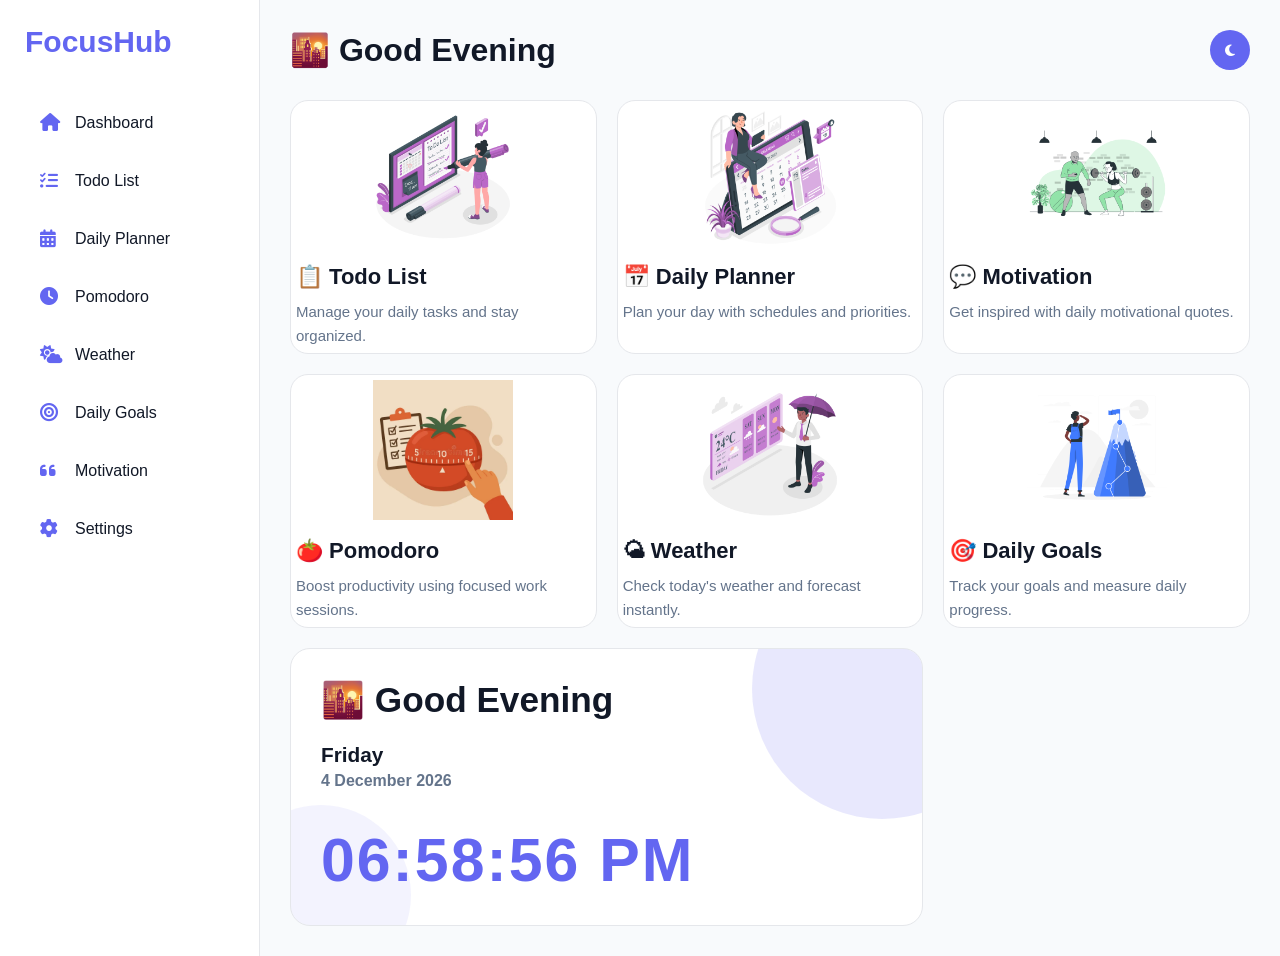
<file: Project-5/index.html>
<!doctype html>
<html lang="en">
  <head>
    <meta charset="UTF-8" />
    <meta name="viewport" content="width=device-width, initial-scale=1.0" />
    <link
      rel="stylesheet"
      href="https://cdnjs.cloudflare.com/ajax/libs/font-awesome/6.7.2/css/all.min.css"
    />
    <link rel="stylesheet" href="style.css" />
    <title>Productivity Dashboard</title>
  </head>
  <body class="body">
    <div class="toast" id="toast">
      <i class="fa-solid fa-circle-check"></i>
      <span id="toastText">Task Added Successfully!</span>
    </div>

    <div class="confirm-overlay" id="confirmOverlay">
      <div class="confirm-box">
        <div class="confirm-icon">
          <i class="fa-solid fa-trash"></i>
        </div>

        <h2>Delete Item?</h2>

        <p>
          Are you sure you want to delete this item? This action cannot be
          undone.
        </p>

        <div class="confirm-btns">
          <button class="cancel-btn" id="cancelDelete">Cancel</button>

          <button class="delete-btn" id="confirmDelete">Delete</button>
        </div>
      </div>
    </div>

    <div class="reset-overlay" id="resetOverlay">
      <div class="reset-card">
        <div class="reset-icon">
          <i class="fa-solid fa-triangle-exclamation"></i>
        </div>

        <h2>Reset All Data?</h2>

        <p>
          This will permanently delete all your Todos, Planner, Goals, Pomodoro
          Settings and Saved Data.
        </p>

        <p class="warning-text">⚠ This action cannot be undone.</p>

        <div class="reset-btns">
          <button id="cancelReset" class="cancel-reset">Cancel</button>

          <button id="confirmReset" class="confirm-reset">Yes, Reset</button>
        </div>
      </div>
    </div>

    <div class="papa">
      <div class="dashboard">
        <aside class="sidebar">
          <div class="logo">FocusHub</div>

          <ul>
            <li class="aside-link-dashboard">
              <i class="fa-solid fa-house"></i>
              Dashboard
            </li>

            <li class="aside-link-todo">
              <i class="fa-solid fa-list-check"></i>
              Todo List
            </li>

            <li class="aside-link-daily-planner">
              <i class="fa-solid fa-calendar-days"></i>
              Daily Planner
            </li>

            <li class="aside-link-promodoro">
              <i class="fa-solid fa-clock"></i>
              Pomodoro
            </li>

            <li class="aside-link-weather">
              <i class="fa-solid fa-cloud-sun"></i>
              Weather
            </li>

            <li class="aside-link-daily-goals">
              <i class="fa-solid fa-bullseye"></i>
              Daily Goals
            </li>

            <li class="aside-link-motivation">
              <i class="fa-solid fa-quote-left"></i>
              Motivation
            </li>

            <li class="aside-link-setting">
              <i class="fa-solid fa-gear"></i>
              Settings
            </li>
          </ul>
        </aside>

        <main class="main-page">
          <header>
            <h1 id="headinggreeting">Good Morning 👋</h1>

            <button class="theme-btn">
              <i class="fa-solid fa-moon"></i>
            </button>
          </header>

          <section class="cards">
            <div class="card todo-card">
              <div class="card-banner">
                <img src="To do list-amico.png" alt="Todo List" />
              </div>

              <h2>📋 Todo List</h2>

              <p>Manage your daily tasks and stay organized.</p>
            </div>

            <div class="card planner-card">
              <div class="card-banner">
                <img src="planner.png" alt="Daily Planner" />
              </div>

              <h2>📅 Daily Planner</h2>

              <p>Plan your day with schedules and priorities.</p>
            </div>

            <div class="card motivation-card">
              <div class="card-banner">
                <img src="motivation.png" alt="Motivation" />
              </div>

              <h2>💬 Motivation</h2>

              <p>Get inspired with daily motivational quotes.</p>
            </div>

            <div class="card pomodoro-card">
              <div class="card-banner">
                <img src="pomodoro.webp" alt="Pomodoro Timer" />
              </div>

              <h2>🍅 Pomodoro</h2>

              <p>Boost productivity using focused work sessions.</p>
            </div>

            <div class="card weather-card">
              <div class="card-banner">
                <img src="weather.png" alt="Weather" />
              </div>

              <h2>🌤 Weather</h2>

              <p>Check today's weather and forecast instantly.</p>
            </div>

            <div class="card goals-card">
              <div class="card-banner">
                <img src="goals.png" alt="Daily Goals" />
              </div>

              <h2>🎯 Daily Goals</h2>

              <p>Track your goals and measure daily progress.</p>
            </div>

            <div class="card background">
              <h2 id="greeting">🌅 Good Morning</h2>

              <h3 id="day">Monday</h3>

              <h4 id="date">21 July 2026</h4>

              <h1 id="time">08:45:32 PM</h1>
            </div>
          </section>
        </main>
      </div>

      <!-- TODO -->

      <div class="todo-page page">
        <div class="card">
          <h2>
            <i class="fa-solid fa-list-check"></i>
            Todo List
          </h2>

          <div class="todo-input">
            <input type="text" placeholder="Add a new task..." id="todoInput" />

            <button id="addTodo">
              <i class="fa-solid fa-plus"></i>
            </button>
          </div>

          <ul class="todo-list">
            <!-- JS se Tasks aayenge -->
          </ul>
        </div>
      </div>

      <!-- Daily Planner -->

      <div class="card daily-planner-page page">
        <h2>
          <i class="fa-solid fa-calendar-days planner-clock"></i>
          Daily Planner
        </h2>

        <div class="planner-input">
          <input type="time" id="plannerTime" />

          <input type="text" id="plannerTask" placeholder="What's your plan?" />

          <button id="plannerBtn">
            <i class="fa-solid fa-plus"></i>
          </button>
        </div>

        <ul class="planner-list"></ul>
      </div>

      <!-- Pomodoro -->

      <div class="card pomodoro-card-page page">
        <h2>
          <i class="fa-solid fa-clock"></i>
          Pomodoro Timer
        </h2>

        <div class="timer-circle">
          <h1 id="timer">25:00</h1>

          <span>Focus Time</span>
        </div>

        <div class="timer-buttons">
          <button class="start-btn">
            <i class="fa-solid fa-play"></i>
            Start
          </button>

          <button class="pause-btn">
            <i class="fa-solid fa-pause"></i>
            Pause
          </button>

          <button class="reset-btn">
            <i class="fa-solid fa-rotate-left"></i>
            Reset
          </button>
        </div>

        <div class="timer-mode">
          <button id="default" class="active">Focus</button>

          <button id="shortBtn">Short Break</button>

          <button id="longBtn">Long Break</button>
        </div>
      </div>

      <!-- Weather -->

      <div class="card weather-card-page page"></div>

      <!-- Daily Goals -->

      <div class="card goals-card-page page">
        <h2>
          <i class="fa-solid fa-bullseye"></i>
          Daily Goals
        </h2>

        <div class="goal-input">
          <input
            type="text"
            id="goalInput"
            placeholder="Add your daily goal..."
          />

          <button id="goalBtn">
            <i class="fa-solid fa-plus"></i>
          </button>
        </div>

        <ul class="goal-list"></ul>

        <div class="goal-progress">
          <div class="progress-info">
            <span>Progress</span>

            <span id="goalnooftask">0 / 0</span>
          </div>

          <div class="progress-bar">
            <div class="progress-fill"></div>
          </div>
        </div>
      </div>

      <!-- Motivation -->

      <div class="card quote-card-page page">
        <h2>
          <i class="fa-solid fa-quote-left"></i>
          Motivation
        </h2>

        <div class="quote-box"></div>

        <button class="quote-btn">
          <i class="fa-solid fa-rotate"></i>

          New Quote
        </button>
      </div>

      <!-- Setting -->

      <div class="card settings-card-page page">
        <h2>
          <i class="fa-solid fa-gear"></i>
          Settings
        </h2>

        <!-- Appearance -->

        <div class="setting-group">
          <h3>Appearance</h3>

          <div class="setting-item">
            <span>
              <i class="fa-solid fa-moon"></i>
              Dark Mode
            </span>

            <label class="switch">
              <input type="checkbox" />
              <span class="slider"></span>
            </label>
          </div>
        </div>

        <!-- Pomodoro -->

        <div class="setting-group">
          <h3>Pomodoro</h3>

          <div class="setting-item">
            <span>🍅 Focus Time</span>

            <input id="pomodoroFocusInp" type="number" value="25" />
          </div>

          <div class="setting-item">
            <span>☕ Short Break</span>

            <input id="pomodoroShortInp" type="number" value="5" />
          </div>

          <div class="setting-item">
            <span>🌴 Long Break</span>

            <input id="pomodoroLongInp" type="number" value="45" />
          </div>
        </div>

        <!-- Weather -->

        <div class="setting-group">
          <h3>Weather</h3>

          <div class="setting-item">
            <span>
              <i class="fa-solid fa-location-dot"></i>
              City
            </span>

            <input type="text" placeholder="Enter City" />
          </div>
        </div>

        <!-- Data -->

        <div class="setting-group">
          <h3>Data</h3>

          <button class="danger-btn">
            <i class="fa-solid fa-trash"></i>

            Clear All Data
          </button>
        </div>
      </div>
    </div>

    <script src="script.js"></script>
  </body>
</html>
</file>
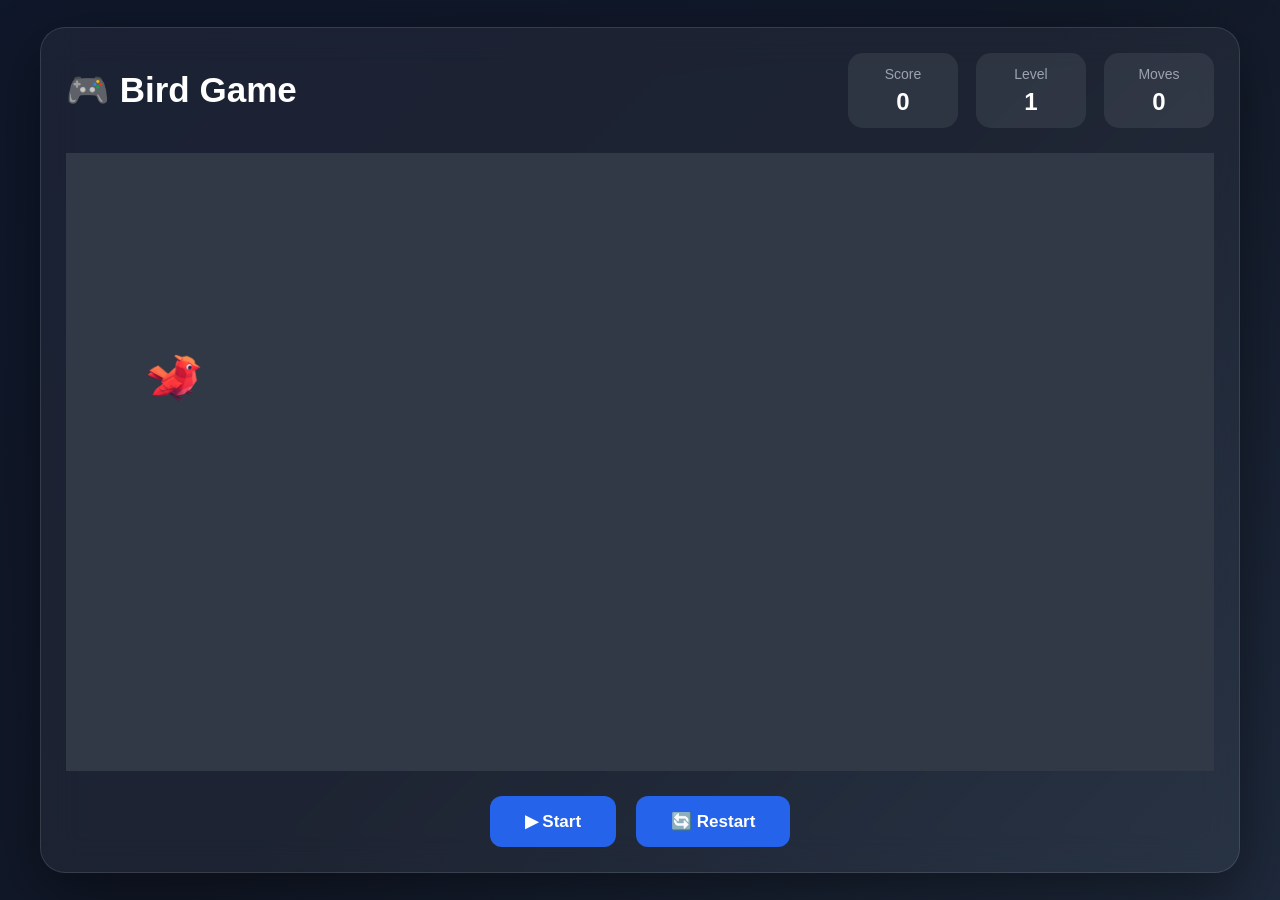
<file: Project-6/index.html>
<!doctype html>
<html lang="en">
  <head>
    <meta charset="UTF-8" />
    <meta name="viewport" content="width=device-width, initial-scale=1.0" />
    <title>Bird Game</title>
    <link rel="stylesheet" href="style.css" />
  </head>
  <body>
    <div class="game-container">
      <div class="top-bar">
        <div class="logo">🎮 Bird Game</div>

        <div class="stats">
          <div class="card">
            <span>Score</span>
            <h2 id="score">0</h2>
          </div>

          <div class="card">
            <span>Level</span>
            <h2 id="level">1</h2>
          </div>

          <div class="card">
            <span>Moves</span>
            <h2 id="moves">0</h2>
          </div>
        </div>
      </div>

      <div class="bird-container">
        <div class="bird">
          <img style="height: 50px" src="bird3.png" alt="Bird" />
        </div>
      </div>

      <div class="bottom-bar">
        <button class="startBtn">▶ Start</button>
        <button class="restartBtn">🔄 Restart</button>
      </div>
    </div>

    <script src="script.js"></script>
  </body>
</html>
</file>
<file: Project-5/style.css>
:root {
  --bg: #f8fafc;
  --surface: #ffffff;
  --card: #ffffff;

  --text: #111827;
  --text2: #64748b;

  --primary: #6366f1;
  --primary-hover: #4f46e5;

  --green: #22c55e;
  --yellow: #f59e0b;
  --red: #ef4444;

  --border: #e5e7eb;
}

.dark {
  --bg: #0f172a;
  --surface: #111827;
  --card: #1e293b;

  --text: #f8fafc;
  --text2: #94a3b8;

  --primary: #818cf8;

  --border: #334155;
}
* {
  margin: 0;
  padding: 0;
  box-sizing: border-box;
  font-family: Poppins, sans-serif;
}

body {
  background: var(--bg);
  color: var(--text);
  transition: 0.3s ease;
}

.main-page {
  display: flex;
  flex-direction: column;
}
.dashboard {
  display: grid;
  flex-direction: column;
  grid-template-columns: 260px 1fr;
  min-height: 100vh;
}

.papa {
  display: flex;
}

.page {
  display: none;
}
.page.active {
  display: flex;
}

/* Sidebar */

.sidebar {
  background: var(--surface);
  padding: 25px;
  border-right: 1px solid var(--border);
  transition: 0.3s ease;
}

.logo {
  display: flex;
  align-items: center;
  gap: 10px;

  font-size: 30px;
  font-weight: bold;
  color: var(--primary);
  margin-bottom: 40px;
}

.sidebar ul {
  list-style: none;
}

.sidebar li {
  display: flex;
  align-items: center;
  gap: 15px;

  padding: 15px;
  margin-bottom: 10px;

  border-radius: 12px;

  cursor: pointer;

  color: var(--text);

  transition: 0.3s ease;
}

.sidebar li i {
  width: 20px;
  color: var(--primary);
}

.sidebar li:hover {
  background: var(--primary);
  color: #fff;
}

.sidebar li:hover i {
  color: #fff;
}

/* Main */

main {
  padding: 30px;
}

header {
  display: flex;
  justify-content: space-between;
  align-items: center;
  margin-bottom: 30px;
}

.cards {
  display: grid;
  grid-template-columns: repeat(3, 1fr);
  gap: 20px;
}
.card {
  background: var(--card);
  border: 1px solid var(--border);

  border-radius: 18px;
  padding: 5px;
  min-height: 220px;

  transition: 0.3s ease;
}

.card:hover {
  transform: translateY(-6px);
  box-shadow: 0 20px 30px rgba(0, 0, 0, 0.35);
}

.background {
  grid-column: span 2;
}

/* Sidebar List */

.sidebar ul li {
  display: flex;
  align-items: center;
  gap: 15px;

  padding: 15px;
  margin-bottom: 10px;

  border-radius: 12px;

  cursor: pointer;

  color: var(--text);

  transition: 0.3s ease;
}

.sidebar ul li i {
  width: 20px;
  font-size: 18px;
  color: var(--primary);
}

.sidebar ul li:hover {
  background: var(--primary);
  color: #fff;
}

.sidebar ul li:hover i {
  color: #fff;
}
.logo {
  display: flex;
  align-items: center;
  gap: 10px;

  color: var(--primary);
}

.sidebar ul li {
  display: flex;
  align-items: center;
  gap: 15px;
}

.sidebar ul li i {
  width: 20px;
  color: var(--primary);
}

.header-right {
  display: flex;
  align-items: center;
  gap: 15px;

  color: var(--text);
}

.theme-btn {
  width: 40px;
  height: 40px;

  border: none;
  border-radius: 50%;

  background: var(--primary);
  color: #fff;

  cursor: pointer;
  transition: 0.3s ease;
}

.theme-btn:hover {
  transform: scale(1.08);
}

.card h2 {
  display: flex;
  align-items: center;
  gap: 10px;

  font-size: 20px;
  color: var(--text);
}

.card h2 i {
  color: var(--primary);
}

/* Laptop */

@media (max-width: 1200px) {
  .cards {
    grid-template-columns: repeat(2, 1fr);
  }

  .background {
    grid-column: span 2;
  }
}

/* Tablet */

@media (max-width: 992px) {
  .dashboard {
    grid-template-columns: 220px 1fr;
  }

  .sidebar {
    padding: 20px;
  }

  main {
    padding: 20px;
  }

  .cards {
    grid-template-columns: 1fr;
  }

  .background {
    grid-column: span 1;
  }
}

/* Mobile */

@media (max-width: 768px) {
  .dashboard {
    grid-template-columns: 1fr;
  }

  .sidebar {
    width: 100%;
    border-right: none;
    border-bottom: 1px solid var(--border);
  }

  .logo {
    justify-content: center;
    margin-bottom: 20px;
  }

  .sidebar ul {
    display: grid;
    grid-template-columns: repeat(2, 1fr);
    gap: 10px;
  }

  .sidebar li {
    justify-content: center;
    margin-bottom: 0;
  }

  main {
    padding: 15px;
  }

  header {
    flex-direction: column;
    gap: 15px;
    text-align: center;
  }

  .header-right {
    flex-wrap: wrap;
    justify-content: center;
  }

  .cards {
    grid-template-columns: 1fr;
  }
}

/* Small Mobile */

@media (max-width: 480px) {
  .sidebar ul {
    grid-template-columns: 1fr;
  }

  .logo {
    font-size: 24px;
  }

  header h1 {
    font-size: 24px;
  }

  .card {
    padding: 15px;
    min-height: auto;
  }

  .card h2 {
    font-size: 18px;
  }

  .theme-btn {
    width: 36px;
    height: 36px;
  }
}

/* todo */

.todo-page {
  display: none;
  align-items: center;
  justify-content: center;
  flex-direction: column;

  min-height: 50vh;
  width: 100%;
  padding: 20px;
}

.todo-page .card {
  display: flex;
  flex-direction: column;
  align-items: center;

  width: 70%;
  max-width: 700px;
}

.todo-input {
  display: flex;
  gap: 10px;

  margin: 20px 0;
  width: 100%;
}

.todo-input input {
  flex: 1;
  padding: 12px 15px;

  border: 1px solid var(--border);
  border-radius: 10px;

  outline: none;

  background: var(--surface);
  color: var(--text);
  font-size: 15px;
}

.todo-input button {
  width: 50px;
  border: none;
  border-radius: 10px;

  background: var(--primary);
  color: #fff;

  cursor: pointer;

  transition: 0.3s;
}

.todo-input button:hover {
  transform: scale(1.05);
}

.todo-list {
  list-style: none;

  display: flex;
  flex-direction: column;

  gap: 12px;

  width: 100%;
}

.todo-list li {
  display: flex;
  justify-content: space-between;
  align-items: center;

  padding: 14px;

  background: var(--surface);
  border: 1px solid var(--border);
  border-radius: 12px;
}

.todo-list .left {
  display: flex;
  align-items: center;
  gap: 12px;
}

.todo-list input[type="checkbox"] {
  width: 18px;
  height: 18px;

  accent-color: var(--primary);
}

.delete {
  color: var(--red);
  cursor: pointer;
  transition: 0.3s;
}

.delete:hover {
  transform: scale(1.2);
}

/* ---------- Tablet ---------- */

@media (max-width: 992px) {
  .todo-page .card {
    width: 90%;
  }
}

/* ---------- Mobile ---------- */

@media (max-width: 768px) {
  .todo-page {
    padding: 15px;
  }

  .todo-page .card {
    width: 100%;
  }

  .todo-input {
    flex-direction: column;
  }

  .todo-input button {
    width: 100%;
    height: 45px;
  }

  .todo-list li {
    padding: 12px;
  }
}

/* ---------- Small Mobile ---------- */

@media (max-width: 480px) {
  .card h2 {
    font-size: 18px;
  }

  .todo-input input {
    font-size: 14px;
    padding: 10px;
  }

  .todo-list li {
    flex-direction: column;
    align-items: flex-start;
    gap: 12px;
  }

  .todo-list .left {
    width: 100%;
  }

  .delete {
    align-self: flex-end;
  }
}

/* Daily Planner */

.daily-planner-page {
  display: none;
  flex-direction: column;
  width: 100%;
}

.planner-input {
  display: flex;

  gap: 10px;

  margin: 20px 0;
}

.planner-input input {
  padding: 12px;

  border: 1px solid var(--border);

  border-radius: 10px;

  outline: none;

  background: var(--surface);

  color: var(--text);
}

.planner-input input[type="text"] {
  flex: 1;
}

.planner-input button {
  width: 48px;

  border: none;

  border-radius: 10px;

  background: var(--primary);

  color: #fff;

  cursor: pointer;

  transition: 0.3s;
}

.planner-input button:hover {
  transform: scale(1.05);
}

.planner-list {
  list-style: none;

  display: flex;

  flex-direction: column;

  gap: 12px;
}

.planner-list li {
  display: flex;

  justify-content: space-between;

  align-items: center;

  padding: 14px;

  background: var(--surface);

  border: 1px solid var(--border);

  border-radius: 12px;
}

.planner-left {
  display: flex;

  align-items: center;

  gap: 15px;
}

.time {
  background: var(--primary);

  color: #fff;

  padding: 6px 12px;

  border-radius: 20px;

  font-size: 13px;

  font-weight: 600;

  min-width: 80px;

  text-align: center;
}

.task {
  color: var(--text);
}

/* Pomodoro */

.pomodoro-card-page {
  display: none;
  flex-direction: column;
  align-items: center;
  justify-content: center;
  height: 100vh;
  width: 100%;
}

.timer-circle {
  width: 220px;
  height: 220px;

  border: 8px solid #6366f1;

  border-radius: 50%;

  display: flex;
  flex-direction: column;
  justify-content: center;
  align-items: center;

  margin: 25px 0;

  background: var(--surface);
}

.timer-circle h1 {
  font-size: 48px;

  color: var(--text);
}

.timer-circle span {
  margin-top: 8px;

  color: var(--text2);

  font-size: 15px;
}

.timer-buttons {
  display: flex;

  gap: 12px;

  margin-bottom: 20px;

  flex-wrap: wrap;

  justify-content: center;
}

.timer-buttons button {
  padding: 12px 22px;

  border: none;

  border-radius: 10px;

  cursor: pointer;

  font-size: 15px;

  transition: 0.3s;
}

.start-btn {
  background: var(--green);

  color: white;
}

.pause-btn {
  background: var(--yellow);

  color: white;
}

.reset-btn {
  background: var(--red);

  color: white;
}

.timer-buttons button:hover {
  transform: translateY(-3px);
}

.timer-mode {
  display: flex;

  gap: 10px;

  flex-wrap: wrap;

  justify-content: center;
}

.timer-mode button {
  padding: 10px 18px;

  border: none;

  border-radius: 20px;

  cursor: pointer;

  background: var(--surface);

  color: var(--text);

  border: 1px solid var(--border);

  transition: 0.3s;
}

.timer-mode .active {
  background: var(--primary);

  color: white;
}

/* Tablet */

@media (max-width: 768px) {
  .timer-circle {
    width: 180px;
    height: 180px;
  }

  .timer-circle h1 {
    font-size: 40px;
  }

  .timer-buttons {
    width: 100%;
  }

  .timer-buttons button {
    flex: 1;
  }
}

/* Mobile */

@media (max-width: 480px) {
  .timer-circle {
    width: 150px;
    height: 150px;

    border-width: 6px;
  }

  .timer-circle h1 {
    font-size: 34px;
  }

  .timer-circle span {
    font-size: 13px;
  }

  .timer-buttons {
    flex-direction: column;

    width: 100%;
  }

  .timer-buttons button {
    width: 100%;
  }

  .timer-mode {
    flex-direction: column;

    width: 100%;
  }

  .timer-mode button {
    width: 100%;
  }
}

/* Weather */

.weather-card-page {
  display: none;
  flex-direction: column;
  padding: 0px 30px;
  justify-content: center;
  height: 80vh;
  width: 100%;
}

.weather-top {
  display: flex;
  justify-content: space-between;
  align-items: center;

  margin: 25px 0;
}

.weather-info h1 {
  font-size: 50px;
  color: var(--primary);
}

.weather-info h3 {
  margin-top: 8px;

  color: var(--text);
}

.weather-info p {
  margin-top: 5px;

  color: var(--text2);
}

.weather-icon {
  width: 90px;
  height: 90px;

  border-radius: 50%;

  background: var(--surface);

  display: flex;
  justify-content: center;
  align-items: center;

  font-size: 45px;

  color: #fdb813;
}

.weather-details {
  display: grid;

  grid-template-columns: repeat(3, 1fr);

  gap: 15px;
}

.weather-box {
  background: var(--surface);

  border: 1px solid var(--border);

  border-radius: 12px;

  padding: 18px;

  text-align: center;
}

.weather-box i {
  font-size: 24px;

  color: var(--primary);

  margin-bottom: 10px;
}

.weather-box span {
  display: block;

  color: var(--text2);

  margin-bottom: 8px;
}

.weather-box h4 {
  color: var(--text);
}

.weather-card {
  display: flex;
  flex-direction: column;
}

.weather-top {
  display: flex;
  justify-content: space-between;
  align-items: center;

  margin: 25px 0;
}

.weather-info h1 {
  font-size: 50px;
  color: var(--primary);
}

.weather-info h3 {
  margin-top: 8px;

  color: var(--text);
}

.weather-info p {
  margin-top: 5px;

  color: var(--text2);
}

.weather-icon {
  width: 90px;
  height: 90px;

  border-radius: 50%;

  background: var(--surface);

  display: flex;
  justify-content: center;
  align-items: center;

  font-size: 45px;

  color: #fdb813;
}

.weather-details {
  display: grid;

  grid-template-columns: repeat(3, 1fr);

  gap: 15px;
}

.weather-box {
  background: var(--surface);

  border: 1px solid var(--border);

  border-radius: 12px;

  padding: 18px;

  text-align: center;
}

.weather-box i {
  font-size: 24px;

  color: var(--primary);

  margin-bottom: 10px;
}

.weather-box span {
  display: block;

  color: var(--text2);

  margin-bottom: 8px;
}

.weather-box h4 {
  color: var(--text);
}

@media (max-width: 768px) {
  .weather-top {
    flex-direction: column;

    gap: 20px;

    text-align: center;
  }

  .weather-details {
    grid-template-columns: 1fr;
  }
}

@media (max-width: 480px) {
  .weather-info h1 {
    font-size: 38px;
  }

  .weather-icon {
    width: 70px;
    height: 70px;

    font-size: 35px;
  }
}

/* Daily Golas */

.goals-card-page {
  display: none;
  flex-direction: column;
  width: 100%;
  padding: 20px;
}

.goal-input {
  display: flex;
  gap: 10px;

  margin: 20px 0;
}

.goal-input input {
  flex: 1;

  padding: 12px 15px;

  border: 1px solid var(--border);

  border-radius: 10px;

  background: var(--surface);

  color: var(--text);

  outline: none;
}

.goal-input button {
  width: 48px;

  border: none;

  border-radius: 10px;

  background: var(--primary);

  color: #fff;

  cursor: pointer;

  transition: 0.3s;
}

.goal-input button:hover {
  transform: scale(1.05);
}

.goal-list {
  list-style: none;

  display: flex;

  flex-direction: column;

  gap: 12px;
}

.goal-list li {
  display: flex;

  justify-content: space-between;

  align-items: center;

  padding: 14px;

  background: var(--surface);

  border: 1px solid var(--border);

  border-radius: 12px;
}

.goal-left {
  display: flex;

  align-items: center;

  gap: 12px;
}

.goal-left input {
  width: 18px;
  height: 18px;

  accent-color: var(--green);
}

.goal-left span {
  color: var(--text);
}

.goal-progress {
  margin-top: 25px;
}

.progress-info {
  display: flex;

  justify-content: space-between;

  margin-bottom: 10px;

  color: var(--text);
}

.progress-bar {
  width: 100%;

  height: 10px;

  background: var(--surface);

  border-radius: 20px;

  overflow: hidden;
}

.progress-fill {
  width: 1%;

  height: 100%;

  background: var(--green);

  border-radius: 20px;

  transition: 0.3s;
}

@media (max-width: 768px) {
  .goal-input {
    flex-direction: column;
  }

  .goal-input button {
    width: 100%;
    height: 45px;
  }
}

@media (max-width: 480px) {
  .goal-list li {
    flex-direction: column;

    align-items: flex-start;

    gap: 12px;
  }

  .delete {
    align-self: flex-end;
  }
}

/* Motivation */

.quote-card-page {
  display: none;
  flex-direction: column;
  justify-content: space-between;
  width: 100%;
}

.quote-box {
  margin: 25px 0;

  background: var(--surface);

  border: 1px solid var(--border);

  border-radius: 15px;

  padding: 25px;

  text-align: center;
}

.quote-icon {
  font-size: 28px;

  color: var(--primary);

  margin-bottom: 18px;
}

#quote {
  font-size: 18px;

  line-height: 1.7;

  color: var(--text);

  font-style: italic;
}

#author {
  margin-top: 20px;

  color: var(--text2);

  font-weight: 500;
}

.quote-btn {
  width: 100%;

  padding: 12px;

  border: none;

  border-radius: 12px;

  background: var(--primary);

  color: #fff;

  font-size: 15px;

  cursor: pointer;

  transition: 0.3s;
}

.quote-btn:hover {
  transform: translateY(-3px);
}

@media (max-width: 768px) {
  .quote-box {
    padding: 20px;
  }

  #quote {
    font-size: 16px;
  }
}

@media (max-width: 480px) {
  .quote-box {
    padding: 16px;
  }

  #quote {
    font-size: 15px;

    line-height: 1.6;
  }

  .quote-icon {
    font-size: 24px;
  }
}

/* Setting */

.settings-card-page {
  padding: 40px;
  display: none;
  flex-direction: column;
  gap: 25px;
  width: 100%;
}

.setting-group {
  border-bottom: 1px solid var(--border);

  padding-bottom: 20px;
}

.setting-group:last-child {
  border: none;
}

.setting-group h3 {
  margin-bottom: 15px;

  color: var(--primary);

  font-size: 18px;
}

.setting-item {
  display: flex;

  justify-content: space-between;

  align-items: center;

  margin-bottom: 15px;

  gap: 20px;
}

.setting-item span {
  display: flex;

  align-items: center;

  gap: 10px;

  color: var(--text);
}

.setting-item input {
  width: 90px;

  padding: 10px;

  border: 1px solid var(--border);

  border-radius: 8px;

  background: var(--surface);

  color: var(--text);

  outline: none;
}

.setting-item input[type="text"] {
  width: 180px;
}

.danger-btn {
  width: 100%;

  padding: 12px;

  border: none;

  border-radius: 10px;

  background: var(--red);

  color: #fff;

  cursor: pointer;

  transition: 0.3s;
}

.danger-btn:hover {
  transform: translateY(-2px);
}

.switch {
  position: relative;

  width: 55px;

  height: 30px;
}

.switch input {
  display: none;
}

.slider {
  position: absolute;

  inset: 0;

  background: #ccc;

  border-radius: 30px;

  cursor: pointer;

  transition: 0.3s;
}

.slider::before {
  content: "";

  position: absolute;

  width: 24px;

  height: 24px;

  left: 3px;

  top: 3px;

  background: #fff;

  border-radius: 50%;

  transition: 0.3s;
}

.switch input:checked + .slider {
  background: var(--primary);
}

.switch input:checked + .slider::before {
  transform: translateX(25px);
}

@media (max-width: 768px) {
  .setting-item {
    flex-direction: column;

    align-items: flex-start;
  }

  .setting-item input {
    width: 100%;
  }

  .setting-item input[type="text"] {
    width: 100%;
  }
}

.card-banner {
  width: 100%;
  height: 170px;
  overflow: hidden;
  border-radius: 14px;
  margin-bottom: 18px;
}

.card-banner img {
  width: 100%;
  height: 100%;
  object-fit: contain;
  transition: 0.4s;
}

.card:hover .card-banner img {
  transform: scale(1.08);
}

.card h2 {
  font-size: 22px;
  margin-bottom: 10px;
  color: var(--text);
}

.card p {
  color: var(--text2);
  line-height: 1.6;
  font-size: 15px;
}

.card-banner {
  height: 140px;
}

.loading,
.error {
  display: flex;
  flex-direction: column;
  align-items: center;
  justify-content: center;
  height: 350px;
  gap: 15px;
}

.loading i,
.error i {
  font-size: 45px;
}

.retry-btn {
  margin-top: 15px;
  padding: 10px 18px;
  border: none;
  border-radius: 8px;
  cursor: pointer;
}

.background {
  width: 100%;
  min-height: 220px;
  padding: 30px;
  border-radius: 20px;

  background: var(--card);
  border: 1px solid var(--border);

  display: flex;
  flex-direction: column;
  justify-content: space-between;
  overflow: hidden;
  position: relative;

  transition: 0.3s;
}

.background:hover {
  border-color: var(--primary);
  transform: translateY(-3px);
}

.background::before {
  content: "";
  position: absolute;
  width: 260px;
  height: 260px;
  border-radius: 50%;
  background: color-mix(in srgb, var(--primary) 15%, transparent);
  top: -90px;
  right: -90px;
}

.background::after {
  content: "";
  position: absolute;
  width: 180px;
  height: 180px;
  border-radius: 50%;
  background: color-mix(in srgb, var(--primary) 8%, transparent);
  bottom: -60px;
  left: -60px;
}

#greeting,
#day,
#date,
#time {
  position: relative;
  z-index: 2;
}

#greeting {
  color: var(--text);
  font-size: 2.2rem;
  font-weight: 700;
}

#day {
  color: var(--text);
  font-size: 1.3rem;
  margin-top: 12px;
}

#date {
  color: var(--text2);
  margin-top: 5px;
  font-size: 1rem;
}

#time {
  margin-top: 35px;
  color: var(--primary);
  font-size: 3.8rem;
  font-weight: 700;
  letter-spacing: 2px;
}

.toast {
  position: fixed;
  top: 25px;
  right: 25px;

  min-width: 280px;
  padding: 16px 22px;

  background: var(--card);
  color: var(--text);

  border: 1px solid var(--border);
  border-left: 5px solid var(--green);

  border-radius: 14px;

  display: flex;
  align-items: center;
  gap: 12px;

  box-shadow: 0 15px 35px rgba(0, 0, 0, 0.18);

  transform: translateX(420px);
  opacity: 0;
  transition: 0.35s ease;

  z-index: 99999;
}

.toast.show {
  transform: translateX(0);
  opacity: 1;
}

.toast i {
  font-size: 22px;
  color: var(--green);
}

.toast.error {
  border-left-color: var(--red);
}

.toast.error i {
  color: var(--red);
}

.toast.warning {
  border-left-color: var(--yellow);
}

.toast.warning i {
  color: var(--yellow);
}

.confirm-overlay {
  position: fixed;
  inset: 0;

  background: rgba(0, 0, 0, 0.55);
  backdrop-filter: blur(6px);

  display: flex;
  justify-content: center;
  align-items: center;

  opacity: 0;
  visibility: hidden;

  transition: 0.3s;
  z-index: 9999;
}

.confirm-overlay.active {
  opacity: 1;
  visibility: visible;
}

.confirm-box {
  width: 380px;

  background: var(--card);
  border: 1px solid var(--border);
  border-radius: 18px;

  padding: 30px;

  text-align: center;

  transform: scale(0.8);
  transition: 0.3s;
}

.confirm-overlay.active .confirm-box {
  transform: scale(1);
}

.confirm-icon {
  width: 70px;
  height: 70px;

  margin: auto;

  border-radius: 50%;

  display: flex;
  justify-content: center;
  align-items: center;

  background: rgba(239, 68, 68, 0.15);

  color: var(--red);

  font-size: 30px;
}

.confirm-box h2 {
  margin: 20px 0 10px;
  color: var(--text);
}

.confirm-box p {
  color: var(--text2);
  line-height: 1.6;
}

.confirm-btns {
  display: flex;
  gap: 15px;
  margin-top: 25px;
}

.confirm-btns button {
  flex: 1;
  padding: 12px;
  border: none;
  border-radius: 10px;
  cursor: pointer;
  font-size: 16px;
}

.cancel-btn {
  background: var(--border);
  color: var(--text);
}

.delete-btn {
  background: var(--red);
  color: #fff;
}

.delete-btn:hover {
  opacity: 0.9;
}

.reset-overlay {
  position: fixed;
  inset: 0;

  background: rgba(0, 0, 0, 0.65);
  backdrop-filter: blur(6px);

  display: flex;
  justify-content: center;
  align-items: center;

  opacity: 0;
  visibility: hidden;

  transition: 0.3s;
  z-index: 9999;
}

.reset-overlay.active {
  opacity: 1;
  visibility: visible;
}

.reset-card {
  width: 430px;
  padding: 35px;

  background: var(--card);

  border-radius: 18px;
  border: 1px solid var(--border);

  text-align: center;

  transform: scale(0.85);
  transition: 0.3s;
}

.reset-overlay.active .reset-card {
  transform: scale(1);
}

.reset-icon {
  width: 80px;
  height: 80px;

  margin: auto;

  border-radius: 50%;

  display: flex;
  justify-content: center;
  align-items: center;

  background: rgba(239, 68, 68, 0.15);

  color: var(--red);

  font-size: 35px;
}

.reset-card h2 {
  margin: 20px 0 12px;

  color: var(--text);
}

.reset-card p {
  color: var(--text2);
  line-height: 1.7;
}

.warning-text {
  margin-top: 12px;

  color: var(--red);

  font-weight: 600;
}

.reset-btns {
  display: flex;
  gap: 15px;

  margin-top: 30px;
}

.reset-btns button {
  flex: 1;

  padding: 14px;

  border: none;

  border-radius: 10px;

  cursor: pointer;

  font-size: 16px;
}

.cancel-reset {
  background: var(--border);

  color: var(--text);
}

.confirm-reset {
  background: var(--red);

  color: #fff;
}

.confirm-reset:hover {
  opacity: 0.9;
}
</file>
<file: Project-6/style.css>
* {
  margin: 0;
  padding: 0;
  box-sizing: border-box;
  font-family: Arial, Helvetica, sans-serif;
}

body {
  width: 100%;
  height: 100vh;

  display: flex;
  justify-content: center;
  align-items: center;

  background: linear-gradient(135deg, #0f172a, #111827, #1e293b);
  overflow: hidden;
}

.game-container {
  width: min(95vw, 1200px);
  height: min(94vh, 850px);

  background: rgba(255, 255, 255, 0.05);
  border: 1px solid rgba(255, 255, 255, 0.12);

  backdrop-filter: blur(18px);

  border-radius: 25px;

  display: flex;
  flex-direction: column;

  padding: 25px;

  box-shadow: 0 20px 60px rgba(0, 0, 0, 0.4);
}

.top-bar {
  display: flex;
  justify-content: space-between;
  align-items: center;

  margin-bottom: 25px;
}

.logo {
  font-size: 35px;
  font-weight: bold;
  color: white;
}

.stats {
  display: flex;
  gap: 18px;
}

.card {
  width: 110px;

  padding: 12px;

  border-radius: 15px;

  background: rgba(255, 255, 255, 0.08);

  text-align: center;
}

.card span {
  color: #9ca3af;
  font-size: 14px;
}

.card h2 {
  margin-top: 5px;
  color: white;
}

.bird-container {
  height: 100%;
  width: 100%;
  background: #313846;
  position: relative;
  overflow: hidden;
}

.bird img {
  position: absolute;
  top: 200px;
  left: 80px;
  z-index: 5;
}

.pipeDivTop {
  width: 60px;
  background-color: green;
  position: absolute;
  top: 0;
}
.pipeDivBottom {
  position: absolute;
  width: 60px;
  background: green;
  bottom: 0;
}

.bottom-bar {
  display: flex;
  justify-content: center;

  gap: 20px;

  margin-top: 25px;
}

button {
  padding: 15px 35px;

  border: none;

  border-radius: 12px;

  cursor: pointer;

  font-size: 17px;
  font-weight: bold;

  background: #2563eb;
  color: white;

  transition: 0.3s;
}

button:hover {
  transform: translateY(-3px);

  background: #3b82f6;

  box-shadow: 0 8px 20px rgba(59, 130, 246, 0.45);
}
</file>
